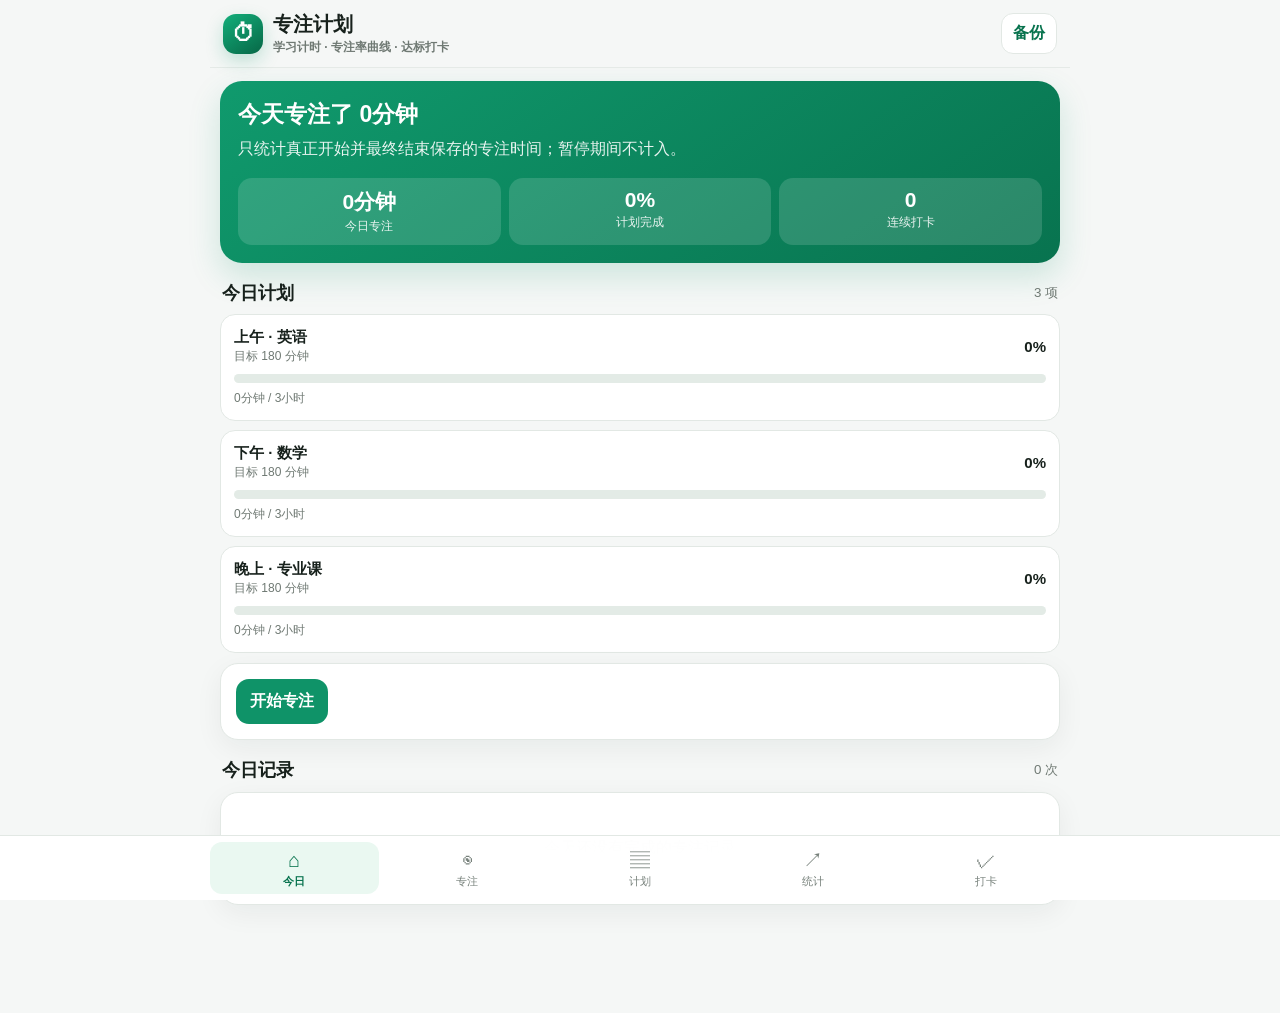
<file: index.html>
<!doctype html><html lang="zh-CN"><head><meta charset="utf-8"><meta name="viewport" content="width=device-width,initial-scale=1,viewport-fit=cover"><meta name="theme-color" content="#0f8f67"><link rel="manifest" href="./manifest.webmanifest"><meta name="mobile-web-app-capable" content="yes"><meta name="apple-mobile-web-app-capable" content="yes"><title>专注计划</title><style>body{margin:0;background:#f5f7f6;font-family:-apple-system,BlinkMacSystemFont,"Segoe UI","PingFang SC",sans-serif;color:#17211c}.box{min-height:100vh;display:grid;place-items:center;padding:24px}.card{background:#fff;border:1px solid #e2e8e4;border-radius:18px;padding:22px;text-align:center;max-width:360px;width:100%;box-sizing:border-box}.spin{width:32px;height:32px;border:4px solid #dce9e2;border-top-color:#0f9368;border-radius:50%;margin:0 auto 14px;animation:s .8s linear infinite}@keyframes s{to{transform:rotate(360deg)}}small{color:#6f7973}</style></head><body><div class="box"><div class="card"><div class="spin"></div><b>正在打开专注计划</b><br><small>首次加载可能需要几秒</small></div></div><script>(async()=>{try{const [a,b]=await Promise.all([fetch('./app1.txt',{cache:'no-store'}).then(r=>r.text()),fetch('./app2.txt',{cache:'no-store'}).then(r=>r.text())]);const u=Uint8Array.from(atob((a+b).trim()),c=>c.charCodeAt(0));if(!('DecompressionStream'in window))throw new Error('当前浏览器版本过旧，请使用最新版 Chrome、Edge 或夸克浏览器');const ds=new DecompressionStream('gzip');const html=await new Response(new Blob([u]).stream().pipeThrough(ds)).text();document.open();document.write(html);document.close()}catch(e){document.body.innerHTML='<div class="box"><div class="card"><b>加载失败</b><p><small>'+String(e.message||e)+'</small></p><p><small>请刷新页面，或换最新版浏览器打开。</small></p></div></div>'}})();</script></body></html>
</file>
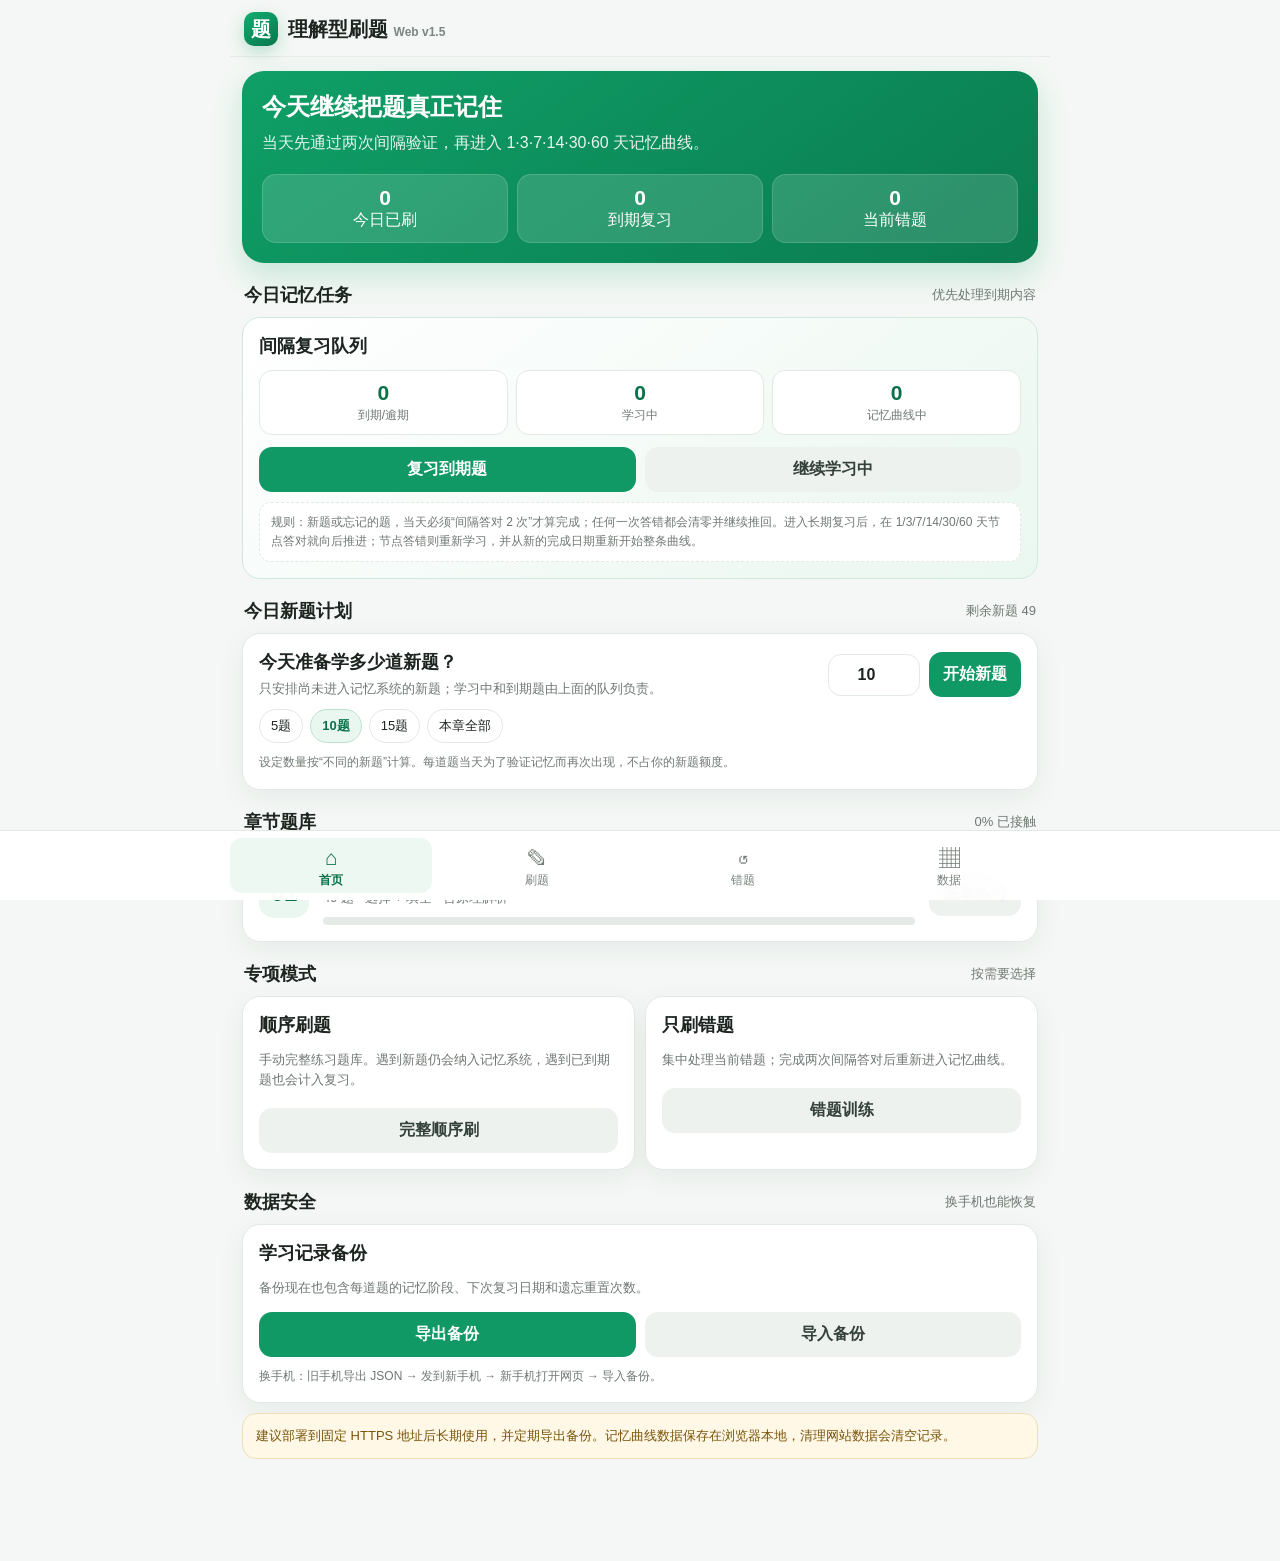
<file: quiz/index.html>
<!doctype html>
<html lang="zh-CN">
<head>
<meta charset="utf-8">
<meta name="viewport" content="width=device-width,initial-scale=1,viewport-fit=cover,user-scalable=no">
<meta name="theme-color" content="#0f9f67">
<link rel="manifest" href="./manifest.webmanifest">
<title>理解型刷题 · 固定网页版</title>
<style>
:root{
  --bg:#f4f7f5;--surface:#ffffff;--text:#1d2521;--muted:#6e7872;
  --line:#e2e9e5;--green:#109965;--green2:#0a7249;--green-soft:#eaf7f0;
  --red:#c94545;--red-soft:#fff0f0;--amber:#b77700;--amber-soft:#fff7e6;
  --shadow:0 8px 28px rgba(24,45,34,.06);
}
*{box-sizing:border-box;-webkit-tap-highlight-color:transparent}
html,body{margin:0;min-height:100%;background:var(--bg);color:var(--text);font-family:-apple-system,BlinkMacSystemFont,"Segoe UI","PingFang SC","Microsoft YaHei",sans-serif}
body{overscroll-behavior-y:none}
button,input{font:inherit}
button{cursor:pointer}
.app-shell{max-width:820px;margin:0 auto;min-height:100dvh;padding:env(safe-area-inset-top) 12px calc(84px + env(safe-area-inset-bottom))}
.topbar{position:sticky;top:0;z-index:20;margin:0 -12px;padding:12px 14px 10px;background:rgba(244,247,245,.94);backdrop-filter:blur(14px);border-bottom:1px solid rgba(226,233,229,.75)}
.toprow{display:flex;align-items:center;justify-content:space-between;gap:12px}
.brand{display:flex;align-items:center;gap:10px;font-size:20px;font-weight:800}
.logo{width:34px;height:34px;border-radius:10px;background:linear-gradient(145deg,#11ad71,#08764b);color:#fff;display:grid;place-items:center;font-weight:900;box-shadow:0 6px 16px rgba(16,153,101,.25)}
.top-action{border:0;background:var(--surface);padding:8px 11px;border-radius:11px;color:var(--green2);font-weight:700;box-shadow:var(--shadow)}
.content{padding:14px 0 18px}
.hero{background:linear-gradient(145deg,#0f9f67,#0b7c50);color:#fff;border-radius:22px;padding:20px;box-shadow:0 12px 30px rgba(15,159,103,.2)}
.hero h1{font-size:24px;margin:0 0 8px}
.hero p{margin:0;opacity:.9;line-height:1.55}
.hero-grid{display:grid;grid-template-columns:repeat(3,1fr);gap:9px;margin-top:18px}
.hero-stat{background:rgba(255,255,255,.14);border:1px solid rgba(255,255,255,.15);border-radius:14px;padding:11px 8px;text-align:center}
.hero-stat b{display:block;font-size:21px}
.section-title{display:flex;align-items:center;justify-content:space-between;margin:20px 2px 10px}
.section-title h2{font-size:18px;margin:0}
.section-title span{font-size:13px;color:var(--muted)}
.card{background:var(--surface);border:1px solid var(--line);border-radius:18px;padding:16px;box-shadow:var(--shadow)}
.chapter-card{display:flex;align-items:center;gap:14px}
.chapter-icon{width:50px;height:50px;border-radius:15px;background:var(--green-soft);color:var(--green2);display:grid;place-items:center;font-size:24px;font-weight:900;flex:0 0 auto}
.chapter-info{flex:1;min-width:0}
.chapter-info h3{margin:0 0 5px;font-size:17px}
.chapter-info p{margin:0;color:var(--muted);font-size:13px}
.progress{height:8px;border-radius:999px;background:#e4ebe7;overflow:hidden;margin-top:10px}
.progress>div{height:100%;background:var(--green);border-radius:999px}
.primary{border:0;background:var(--green);color:#fff;padding:12px 14px;border-radius:13px;font-weight:800}
.ghost{border:0;background:#eef2ef;color:#33413a;padding:12px 14px;border-radius:13px;font-weight:700}
.bottom-nav{position:fixed;z-index:30;left:0;right:0;bottom:0;background:rgba(255,255,255,.96);border-top:1px solid var(--line);backdrop-filter:blur(16px);padding:7px 10px calc(7px + env(safe-area-inset-bottom))}
.bottom-nav-inner{max-width:820px;margin:auto;display:grid;grid-template-columns:repeat(4,1fr);gap:4px}
.nav-btn{border:0;background:transparent;padding:7px 4px 4px;color:#758079;border-radius:12px;font-size:12px}
.nav-btn .ico{display:block;font-size:21px;line-height:1.2;margin-bottom:2px}
.nav-btn.active{background:#edf8f2;color:var(--green2);font-weight:800}
.qhead{display:flex;align-items:center;justify-content:space-between;gap:10px;margin-bottom:12px;color:var(--muted);font-size:13px}
.qtitle{font-size:20px;line-height:1.65;font-weight:750;margin:0 0 16px}
.options{display:grid;gap:10px}
.option{width:100%;border:1.5px solid var(--line);background:#fff;text-align:left;border-radius:15px;padding:14px 15px;line-height:1.5;font-size:16px}
.option.selected{border-color:var(--green);background:#f0faf5}
.option.correct{border-color:#158655;background:#eaf8f1}
.option.wrong{border-color:var(--red);background:var(--red-soft)}
.fill-row{display:flex;gap:8px}
.fill{flex:1;min-width:0;border:1.5px solid var(--line);border-radius:14px;padding:13px 14px;font-size:16px;outline:none;background:#fff}
.fill:focus{border-color:var(--green)}
.answer-banner{margin-top:15px;padding:14px;border-radius:14px;line-height:1.55}
.answer-banner.good{background:var(--green-soft);color:#0d6841}
.answer-banner.bad{background:var(--red-soft);color:#a53131}
.analysis{margin-top:14px;border-top:1px dashed #d6ded9;padding-top:10px}
.analysis h3{font-size:17px;margin:4px 0 10px}
.analysis-block{padding:13px 14px;border-radius:14px;margin:9px 0;line-height:1.68;font-size:15px}
.analysis-block b{display:block;margin-bottom:3px}
.analysis-block.principle{background:#eef8f3}
.analysis-block.why{background:#f5f7f6}
.analysis-block.mistake{background:#fff3ee}
.analysis-block.memory{background:var(--amber-soft)}
.qactions{display:flex;gap:9px;margin-top:15px}
.qactions button{flex:1}
.reinforce-note{margin-top:10px;color:var(--amber);font-size:13px}
.grid2{display:grid;grid-template-columns:1fr 1fr;gap:10px}
.metric{background:var(--surface);border:1px solid var(--line);border-radius:16px;padding:16px}
.metric b{display:block;font-size:26px;color:var(--green2);margin-bottom:4px}
.metric span{font-size:13px;color:var(--muted)}
.list{display:grid;gap:10px}
.wrong-card{background:#fff;border:1px solid var(--line);border-radius:16px;padding:14px}
.wrong-card h4{margin:0 0 7px;font-size:15px;line-height:1.5}
.tag{display:inline-block;font-size:12px;padding:4px 8px;border-radius:999px;background:#eef3f0;color:#536059}
.mini{font-size:13px;color:var(--muted);line-height:1.55}
.empty{text-align:center;padding:40px 18px;color:var(--muted)}
.install-tip{background:#fff8e6;border:1px solid #f0dfb5;border-radius:14px;padding:12px 13px;font-size:13px;line-height:1.55;color:#79530a;margin-top:10px}
.plan-row{display:flex;gap:9px;align-items:center;flex-wrap:wrap}
.plan-input{width:92px;border:1.5px solid var(--line);background:var(--surface);color:var(--text);border-radius:13px;padding:11px 12px;outline:none;text-align:center;font-weight:800}
.plan-input:focus{border-color:var(--green)}
.quick-counts{display:flex;gap:7px;flex-wrap:wrap;margin-top:10px}
.quick-counts button{border:1px solid var(--line);background:var(--surface);color:var(--text);border-radius:999px;padding:7px 11px;font-size:13px}
.quick-counts button.active{background:var(--green-soft);border-color:#bde3d0;color:var(--green2);font-weight:800}
.backup-actions{display:grid;grid-template-columns:1fr 1fr;gap:9px;margin-top:12px}
.backup-note{margin-top:10px;font-size:12px;line-height:1.65;color:var(--muted)}
.memory-card{border:1px solid #cfe9dc;background:linear-gradient(145deg,var(--surface),var(--green-soft));border-radius:18px;padding:16px}
.memory-grid{display:grid;grid-template-columns:repeat(3,1fr);gap:8px;margin-top:12px}
.memory-stat{background:var(--surface);border:1px solid var(--line);border-radius:13px;padding:10px 8px;text-align:center}
.memory-stat b{display:block;font-size:21px;color:var(--green2)}
.memory-stat span{font-size:12px;color:var(--muted)}
.memory-actions{display:grid;grid-template-columns:1fr 1fr;gap:9px;margin-top:12px}
.memory-hint{margin-top:10px;padding:10px 11px;border-radius:12px;background:var(--surface);border:1px dashed var(--line);font-size:12px;line-height:1.6;color:var(--muted)}
.status-pill{display:inline-block;padding:4px 8px;border-radius:999px;background:var(--green-soft);color:var(--green2);font-size:12px;font-weight:800}


.toast{position:fixed;left:50%;bottom:92px;transform:translateX(-50%) translateY(15px);background:#1f2924;color:#fff;border-radius:12px;padding:10px 14px;opacity:0;pointer-events:none;transition:.2s;z-index:100;font-size:13px}
.toast.show{opacity:1;transform:translateX(-50%) translateY(0)}
@media(max-width:520px){
  .app-shell{padding-left:9px;padding-right:9px}
  .topbar{margin-left:-9px;margin-right:-9px}
  .hero{padding:18px 16px;border-radius:19px}
  .hero h1{font-size:22px}
  .qtitle{font-size:18px}
  .analysis-block{font-size:14px}
}
@media(prefers-color-scheme:dark){
  :root{--bg:#111814;--surface:#18211c;--text:#eaf2ed;--muted:#9aa79f;--line:#2a3730;--green-soft:#173328;--red-soft:#351f1f;--amber-soft:#332a18;--shadow:none}
  .topbar{background:rgba(17,24,20,.94)}
  .option,.fill{background:#18211c;color:var(--text)}
  .ghost{background:#25312b;color:#d7e1db}
  .analysis-block.why{background:#202a25}
  .analysis-block.mistake{background:#321f1b}
  .bottom-nav{background:rgba(24,33,28,.97)}
}
</style>
</head>
<body>
<div id="app"></div>
<div id="toast" class="toast"></div>
<script>
window.__EMBEDDED_QUESTIONS__=[{"id": 1, "chapter": "第一章《绪论》", "type": "choice", "q": "基尔霍夫电压定律适用于对（ ）列电压方程。", "options": ["A. 回路", "B. 节点", "C. 支路", "D. 干路"], "answer": "A", "principle": "基尔霍夫电压定律（KVL）的研究对象是闭合回路。沿任意闭合回路绕行一周，各段电压的代数和恒为 0。", "why": "它本质上来自能量守恒：电荷沿闭合路径走一圈后回到原点，单位电荷的总能量变化必须为 0。", "mistake": "节点对应的是 KCL（基尔霍夫电流定律），不是 KVL。", "memory": "KVL 看回路，KCL 看节点。", "tag": "基尔霍夫定律"}, {"id": 2, "chapter": "第一章《绪论》", "type": "choice", "q": "理想变压器主要特性不包括（ ）。", "options": ["A. 变换电压", "B. 变换电流", "C. 变换功率", "D. 变换阻抗"], "answer": "C", "principle": "理想变压器可以按匝数比改变电压和电流，也可以把负载阻抗折算到原边。", "why": "理想情况下没有铜耗、铁耗等损耗，因此输入功率等于输出功率，即 P₁=P₂。它不是把功率变大或变小，而是电压、电流反向变化来保持功率不变。", "mistake": "看到“能变电压、能变电流”容易误以为功率也被变换。理想变压器只改变电压/电流比例，不改变总功率。", "memory": "理想变压器：U 变、I 变、R 变，P 不变。", "tag": "变压器"}, {"id": 3, "chapter": "第一章《绪论》", "type": "choice", "q": "正弦稳态电路中，R、L 和 C 串联，它们的电压有效值分别为 4V、3V 和 6V，则它们串联的总电压有效值为（ ）。", "options": ["A. 7V", "B. 1V", "C. 5V", "D. 13V"], "answer": "C", "principle": "RLC 串联交流电路中，U_R 与电流同相；U_L 超前电流 90°；U_C 滞后电流 90°。", "why": "所以 U_L 与 U_C 方向相反，先相减，再与 U_R 做直角合成：U = √[U_R² + (U_L-U_C)²] = √[4² + (3-6)²] = √25 = 5V。", "mistake": "不能直接 4+3+6=13V，因为交流电压存在相位关系，不能普通相加。", "memory": "RLC 串联总电压：先 L-C，再和 R 勾股。", "tag": "RLC"}, {"id": 4, "chapter": "第一章《绪论》", "type": "choice", "q": "对于一个具有 n 个节点、b 条支路的连通电路来说，可以列出独立的 KCL 方程的数目是（ ）。", "options": ["A. b−1", "B. n−1", "C. b−n+1", "D. b−n−1"], "answer": "B", "principle": "KCL 对每个节点都能列方程，但所有节点方程并不全部独立。", "why": "如果 n 个节点都列 KCL，最后一个节点方程能由前 n−1 个方程相加得到，所以独立方程只有 n−1 个。", "mistake": "b−n+1 是独立 KVL 回路数的常见表达式，不是独立 KCL 方程数。", "memory": "节点 n 个 → 独立 KCL：n−1 个。", "tag": "基尔霍夫定律"}, {"id": 5, "chapter": "第一章《绪论》", "type": "choice", "q": "在正弦稳态 RLC 串联电路发生谐振后，当 ω 增加时，电路呈现（ ）。", "options": ["A. 电阻性", "B. 电容性", "C. 电感性", "D. 无法确定"], "answer": "C", "principle": "RLC 串联电路的总电抗 X = X_L - X_C，其中 X_L=ωL，X_C=1/(ωC)。", "why": "谐振时 X_L=X_C。继续增大 ω 后，X_L 随 ω 增大，而 X_C 随 ω 增大反而减小，于是 X_L>X_C，总电抗为正，表现为电感性。", "mistake": "只记住“谐振时纯电阻”还不够；频率超过谐振点后会转为电感性，低于谐振点时则为电容性。", "memory": "串联 RLC：低频容性，高频感性，谐振纯阻性。", "tag": "RLC"}, {"id": 6, "chapter": "第一章《绪论》", "type": "choice", "q": "当实际电流源开路时，该电流源内部（ ）。", "options": ["A. 有电流，有功率损耗", "B. 无电流，无功率损耗", "C. 有电流，无功率损耗", "D. 无法确定"], "answer": "A", "principle": "实际电流源可近似看成理想电流源与内阻并联。", "why": "外部开路时，负载支路没有电流，但理想电流源产生的电流仍可在内部并联电阻中流动，因此内阻上有功率损耗。", "mistake": "“外部开路没有输出电流”不等于“电源内部没有电流”。要区分外部支路和内部等效支路。", "memory": "外面开路，里面不一定没电流。", "tag": "电源模型"}, {"id": 7, "chapter": "第一章《绪论》", "type": "choice", "q": "在换路瞬间，下列说法中正确的是（ ）。", "options": ["A. 电感电流不能跃变", "B. 电感电压必然跃变", "C. 电容电流必然跃变", "D. 无法确定"], "answer": "A", "principle": "换路定则：电感电流 i_L 在换路瞬间不能突变；电容电压 u_C 在换路瞬间不能突变。", "why": "若电感电流瞬间突变，由 u_L=L·di/dt 可知需要无穷大电压；若电容电压瞬间突变，由 i_C=C·du/dt 可知需要无穷大电流。真实电路无法提供这种无限量。", "mistake": "不能突变的是电感电流和电容电压，而不是电感电压、电容电流。", "memory": "电感保电流，电容保电压。", "tag": "换路定则"}, {"id": 8, "chapter": "第一章《绪论》", "type": "choice", "q": "换路定则的本质是遵循（ ）。", "options": ["A. 电荷守恒", "B. 电压守恒", "C. 电流守恒", "D. 能量守恒"], "answer": "D", "principle": "电感和电容都是储能元件：电感储磁场能，电容储电场能。", "why": "如果 i_L 或 u_C 在瞬间发生有限幅度突变，就意味着储能在零时间内发生有限变化，需要无限大的瞬时功率，这不符合实际物理过程。因此换路定则的物理本质与能量连续性、能量守恒相关。", "mistake": "很多人会把 KCL 的“电荷守恒”混到这里。换路定则重点是储能元件状态量不能无条件瞬变。", "memory": "换路看储能，储能不能凭空瞬变。", "tag": "换路定则"}, {"id": 9, "chapter": "第一章《绪论》", "type": "choice", "q": "为了从信号中提取高频部分，应选用（ ）。", "options": ["A. 低通滤波器", "B. 带通滤波器", "C. 高通滤波器", "D. 带阻滤波器"], "answer": "C", "principle": "高通滤波器允许高于截止频率的信号通过，抑制低频和直流成分。", "why": "题目明确要提取高频部分，因此最直接对应高通滤波器。", "mistake": "若题目说“只取某一个中间频段”，才更符合带通滤波器。", "memory": "取高频 → 高通；取低频 → 低通。", "tag": "滤波器"}, {"id": 10, "chapter": "第一章《绪论》", "type": "choice", "q": "为防止 50Hz 电网电压干扰混入信号之中，应选用（ ）。", "options": ["A. 低通滤波器", "B. 带通滤波器", "C. 高通滤波器", "D. 带阻滤波器"], "answer": "D", "principle": "带阻滤波器会压制某一段频率，而允许该频段两侧的信号通过。阻带很窄时又常称为陷波器。", "why": "50Hz 电网干扰是一个已知、固定附近频率的干扰，最典型的做法就是在 50Hz 附近设置带阻/陷波。", "mistake": "直接用高通或低通虽然也可能压掉 50Hz，但往往会同时损失一大片有用频率。", "memory": "去掉一个指定频率 → 带阻/陷波。", "tag": "滤波器"}, {"id": 11, "chapter": "第一章《绪论》", "type": "choice", "q": "为获取信号中的直流成分，应选用（ ）。", "options": ["A. 低通滤波器", "B. 带通滤波器", "C. 高通滤波器", "D. 带阻滤波器"], "answer": "A", "principle": "直流分量的频率就是 0Hz，属于最低频部分。", "why": "低通滤波器允许直流和低频通过，并抑制较高频率，因此适合保留直流分量。", "mistake": "高通滤波器恰恰会把直流成分滤掉。", "memory": "DC = 0Hz，所以要低通。", "tag": "滤波器"}, {"id": 12, "chapter": "第一章《绪论》", "type": "choice", "q": "收音机用于选台的滤波器应为（ ）。", "options": ["A. 低通滤波器", "B. 高通滤波器", "C. 带通滤波器", "D. 带阻滤波器"], "answer": "C", "principle": "不同电台占据不同的载波频率或频道频带。", "why": "选台就是从许多频率中挑出目标频率附近的一小段，同时压制其它频率，所以使用带通滤波器。", "mistake": "不是只保留所有高频或所有低频，而是只保留某一段。", "memory": "选一个频道 → 选一个频带 → 带通。", "tag": "滤波器"}, {"id": 13, "chapter": "第一章《绪论》", "type": "choice", "q": "下列关于滞回比较器的说法，不正确的是（ ）。", "options": ["A. 滞回比较器有两个门限电压", "B. 构成滞回比较器的集成运放工作在线性区", "C. 滞回比较器电路一定外加了正反馈", "D. 滞回比较器的输出电压只有两种可能，即正的最大值或负的最大值"], "answer": "B", "principle": "滞回比较器又叫施密特触发器，利用正反馈形成两个不同的翻转门限。", "why": "比较器工作时输出通常快速进入正饱和或负饱和，属于非线性工作状态，并非线性放大区。因此 B 错。", "mistake": "运放既可以做线性放大，也可以做比较器。只要做比较器，就通常不再满足线性区的虚短条件。", "memory": "滞回比较器：正反馈、双门限、输出饱和。", "tag": "比较器"}, {"id": 14, "chapter": "第一章《绪论》", "type": "fill", "q": "自然界的各种物理量必须首先经过 ______ 将非电量转换为电量，即 ______。", "answers": [["传感器"], ["电信号", "电量信号"]], "display_answer": "传感器；电信号", "principle": "测量系统不能直接处理温度、压力、位移、光强等许多非电物理量，通常先要将它们转换成可测量、可传输、可处理的电信号。", "why": "传感器负责完成这种“非电量 → 电量”的转换。例如光电探测器把光强转换成电流或电压。", "mistake": "这类基础填空通常标准答案是传感器。", "memory": "先传感，再处理。", "tag": "传感器"}, {"id": 15, "chapter": "第一章《绪论》", "type": "fill", "q": "信号在频域中表示的图形或曲线称为信号的 ______。", "answers": [["频谱"]], "display_answer": "频谱", "principle": "一个信号既可以从时间角度看，也可以从频率角度看。", "why": "把信号拆解成不同频率成分后，用频率作为横坐标表示其幅度或相位，就得到频谱。", "mistake": "波形通常指时域图；频谱才是频域图。", "memory": "时域看波形，频域看频谱。", "tag": "频谱"}, {"id": 16, "chapter": "第一章《绪论》", "type": "fill", "q": "通过傅立叶变换可以实现信号从 ______ 到频域的变换。", "answers": [["时域"]], "display_answer": "时域", "principle": "傅立叶变换是时域与频域之间最核心的数学桥梁之一。", "why": "输入一个随时间变化的信号 x(t)，傅立叶变换得到 X(ω)，从而看出信号中包含哪些频率以及各自的强弱和相位。", "mistake": "傅立叶正变换一般说时域到频域；逆傅立叶变换则是频域回到时域。", "memory": "FT：时 → 频；IFT：频 → 时。", "tag": "傅立叶变换"}, {"id": 17, "chapter": "第一章《绪论》", "type": "fill", "q": "各种信号各频率分量的 ______ 随角频率变化的分布，称为该信号的幅度频谱。", "answers": [["幅度", "振幅"]], "display_answer": "幅度", "principle": "傅立叶变换结果一般可以写成幅度 + 相位的形式。", "why": "其中各个频率分量的幅度 |X(ω)| 随 ω 的变化关系，就是幅度频谱。", "mistake": "不要把幅度频谱和相位频谱混淆；一个看大小，一个看相位角。", "memory": "幅度频谱看 |X(ω)|。", "tag": "频谱"}, {"id": 18, "chapter": "第一章《绪论》", "type": "fill", "q": "各种信号各频率分量的 ______ 随角频率变化的分布，称为该信号的相位频谱。", "answers": [["相位"]], "display_answer": "相位", "principle": "频域中的每一个频率成分除了有大小，还具有相位信息。", "why": "各频率分量的相位角 ∠X(ω) 随角频率 ω 的变化关系，就是相位频谱。", "mistake": "只看幅度频谱无法完整描述一般信号，相位信息也会影响时域波形。", "memory": "相位频谱看 ∠X(ω)。", "tag": "频谱"},{"id": 19, "chapter": "第一章《绪论》", "type": "fill", "q": "周期信号的频谱都由 ______、______以及______组成。", "answers": [["直流分量"], ["基波分量"], ["无穷多项高次谐波分量", "无穷多项高次谐波"]], "display_answer": "直流分量；基波分量；无穷多项高次谐波分量", "principle": "周期信号可用傅里叶级数分解为直流分量、基波分量以及各次谐波分量。", "why": "其中基波频率是原信号的基本频率，高次谐波频率为基波频率的整数倍。", "mistake": "不要把“基波”和“高次谐波”混为一谈。", "memory": "周期频谱：直流 + 基波 + 高次谐波。", "tag": "信号频谱"}, {"id": 20, "chapter": "第一章《绪论》", "type": "fill", "q": "在时间上和幅值上均是连续的信号 ______。", "answers": [["称为模拟信号", "模拟信号"]], "display_answer": "称为模拟信号", "principle": "时间连续、幅值连续是模拟信号的基本特征。", "why": "模拟信号在时间轴上连续取值，幅值也连续变化。", "mistake": "不要与数字信号混淆。", "memory": "时间连续 + 幅值连续 → 模拟信号。", "tag": "信号分类"}, {"id": 21, "chapter": "第一章《绪论》", "type": "fill", "q": "在时间上和幅值上均是离散的信号 ______。", "answers": [["称为数字信号", "数字信号"]], "display_answer": "称为数字信号", "principle": "时间离散、幅值离散是数字信号的典型特征。", "why": "数字系统通常以离散时刻和离散数值表示信息。", "mistake": "只时间离散而幅值连续的信号不属于这里所说的典型数字信号定义。", "memory": "时间离散 + 幅值离散 → 数字信号。", "tag": "信号分类"}, {"id": 22, "chapter": "第一章《绪论》", "type": "fill", "q": "放大电路分为 ______、______、______以及______四类。", "answers": [["电压放大电路"], ["电流放大电路"], ["互阻放大电路"], ["互导放大电路"]], "display_answer": "电压放大电路；电流放大电路；互阻放大电路；互导放大电路", "principle": "按输入输出信号的电压、电流关系，放大电路可分为四类基本模型。", "why": "分别对应电压→电压、电流→电流、电流→电压和电压→电流的变换关系。", "mistake": "互阻与互导的输入输出量方向容易记反。", "memory": "电压放大、电流放大、互阻、互导。", "tag": "放大电路"}, {"id": 23, "chapter": "第一章《绪论》", "type": "fill", "q": "______、______、______、______和______等主要性能指标是衡量放大电路的标准。", "answers": [["输入电阻"], ["输出电阻"], ["增益"], ["频率响应"], ["非线性失真"]], "display_answer": "输入电阻；输出电阻；增益；频率响应；非线性失真", "principle": "放大电路不能只看“放大多少”，还要考察输入输出特性、频率特性以及失真。", "why": "这些指标共同反映放大电路的信号传输、带负载和保真能力。", "mistake": "性能指标不只包括增益。", "memory": "输入、输出、增益、频响、失真。", "tag": "放大电路"}, {"id": 24, "chapter": "第一章《绪论》", "type": "fill", "q": "放大电路的增益实际上反映了______的能力。", "answers": [["电路在输入信号控制下，将供电电源能量转换为信号能量", "将供电电源能量转换为信号能量"]], "display_answer": "电路在输入信号控制下，将供电电源能量转换为信号能量", "principle": "放大并不是凭空产生能量，而是输入信号控制电路，把电源提供的能量转换到输出信号中。", "why": "因此增益反映的是能量转换能力，而不是简单的“制造能量”。", "mistake": "不要把放大理解成输出能量凭空增加。", "memory": "放大：小信号控制电源能量。", "tag": "放大电路"}, {"id": 25, "chapter": "第一章《绪论》", "type": "fill", "q": "放大电路的电压增益和电流增益在工程上常用“分贝”表示，其表达式分别是 ______、______。", "answers": [["20lg|Av|", "20lgAv", "20 lg|Av|", "20lg|A_v|"], ["20lg|Ai|", "20lgAi", "20 lg|Ai|", "20lg|A_i|"]], "display_answer": "20lg|Av|；20lg|Ai|（dB）", "principle": "电压增益和电流增益用分贝表示时采用20lg形式。", "why": "电压、电流属于幅值量，分贝表达式为20倍常用对数；功率增益则使用10lg。", "mistake": "不要把功率增益的10lg与电压、电流增益的20lg混淆。", "memory": "电压/电流：20lg；功率：10lg。", "tag": "增益与分贝"}, {"id": 26, "chapter": "第一章《绪论》", "type": "fill", "q": "放大电路的频率响应指的是，在输入正弦信号情况下，输出随______的稳态响应。", "answers": [["输入信号频率连续变化", "输入信号频率", "频率连续变化"]], "display_answer": "输入信号频率连续变化", "principle": "频率响应描述放大电路在不同输入频率下的稳态输出特性。", "why": "输入信号保持为正弦形式，只连续改变其频率，再观察输出如何变化。", "mistake": "频率响应不是单纯指某一个固定频率下的输出。", "memory": "改输入频率，看稳态输出。", "tag": "频率响应"}, {"id": 27, "chapter": "第一章《绪论》", "type": "fill", "q": "幅频响应是指______之间的关系。", "answers": [["电压增益的模与角频率", "电压增益模与角频率"]], "display_answer": "电压增益的模与角频率", "principle": "幅频响应关注增益幅值随角频率的变化。", "why": "对复数电压增益取模，得到幅值，再观察它随ω的变化。", "mistake": "相位随频率变化属于相频响应。", "memory": "幅频看大小，相频看相位。", "tag": "频率响应"}, {"id": 28, "chapter": "第一章《绪论》", "type": "fill", "q": "相频响应是指______之间的关系。", "answers": [["放大电路输出与输入正弦电压信号的相位差与角频率", "输出与输入正弦电压信号的相位差与角频率"]], "display_answer": "放大电路输出与输入正弦电压信号的相位差与角频率", "principle": "相频响应描述输出相对于输入的相位差随角频率的变化。", "why": "同一频率下，输入和输出可能存在相位超前或滞后；改变ω后观察这种相位差如何变化。", "mistake": "不要把相位差和幅值变化混在一起。", "memory": "相频看相位差随ω。", "tag": "频率响应"}, {"id": 29, "chapter": "第一章《绪论》", "type": "truefalse", "q": "在一阶电路中，时间常数的大小不影响电路过渡过程持续的时间。", "options": ["A. 对", "B. 错"], "answer": "B", "display_answer": "错", "principle": "一阶电路的时间常数τ直接决定过渡过程快慢。τ越大，达到稳态所需时间通常越长。", "why": "时间常数不是只影响幅值，它还决定过渡过程的时间尺度。", "mistake": "时间常数不是只影响幅值，它还决定过渡过程的时间尺度。", "memory": "τ大 → 变化慢；τ小 → 变化快。", "tag": "一阶电路"}, {"id": 30, "chapter": "第一章《绪论》", "type": "truefalse", "q": "三要素法可以计算一阶电路中各处的电压和电流。", "options": ["A. 对", "B. 错"], "answer": "A", "display_answer": "对", "principle": "三要素法通过初始值、最终值和时间常数描述一阶电路响应。", "why": "只要电路可等效为一阶动态电路，就可用三要素法求相关响应。", "mistake": "只要电路可等效为一阶动态电路，就可用三要素法求相关响应。", "memory": "三要素：初始值、最终值、时间常数。", "tag": "一阶电路"}, {"id": 31, "chapter": "第一章《绪论》", "type": "truefalse", "q": "当两个线圈的耦合系数等于1时为全耦合。", "options": ["A. 对", "B. 错"], "answer": "A", "display_answer": "对", "principle": "耦合系数k反映两个线圈磁耦合程度，k=1表示理想全耦合。", "why": "此时一个线圈产生的磁通全部链过另一个线圈。", "mistake": "此时一个线圈产生的磁通全部链过另一个线圈。", "memory": "k=1 → 全耦合。", "tag": "耦合电路"}, {"id": 32, "chapter": "第一章《绪论》", "type": "truefalse", "q": "无源线性二端口无论是否对称，Z参数中只有2个参数是独立的。", "options": ["A. 对", "B. 错"], "answer": "B", "display_answer": "错", "principle": "一般线性二端口的Z参数有4个参数；只有在满足互易、对称等附加条件时才可能减少独立参数。", "why": "题目说“无论是否对称”过于绝对。", "mistake": "题目说“无论是否对称”过于绝对。", "memory": "一般二端口：4参数；附加条件才减少。", "tag": "二端口网络"}, {"id": 33, "chapter": "第一章《绪论》", "type": "truefalse", "q": "非正弦周期量的有效值等于它各次谐波有效值之和。", "options": ["A. 对", "B. 错"], "answer": "B", "display_answer": "错", "principle": "非正弦周期量的有效值应按各谐波有效值的平方和开方计算，而不是直接相加。", "why": "不同谐波正交，不能把有效值直接做算术加法。", "mistake": "不同谐波正交，不能把有效值直接做算术加法。", "memory": "有效值：平方和开方。", "tag": "非正弦周期量"}, {"id": 34, "chapter": "第一章《绪论》", "type": "truefalse", "q": "对称三相电路中，线电压与相电压相等。", "options": ["A. 对", "B. 错"], "answer": "B", "display_answer": "错", "principle": "对称三相系统中，线电压与相电压的幅值通常相差√3，且存在30°相位差。", "why": "不要把线量和相量直接等同。", "mistake": "不要把线量和相量直接等同。", "memory": "Y接：线电压=√3相电压。", "tag": "三相电路"}, {"id": 35, "chapter": "第一章《绪论》", "type": "truefalse", "q": "空心变压器副边如接感性负载，则反映到原边的引入电抗一定呈容性。", "options": ["A. 对", "B. 错"], "answer": "B", "display_answer": "错", "principle": "感性负载反映到原边仍表现为相应的感性性质，不会因为反映就必然变成容性。", "why": "反射阻抗会按匝数比折算，性质不会无故从感性变为容性。", "mistake": "反射阻抗会按匝数比折算，性质不会无故从感性变为容性。", "memory": "感性负载 → 反射仍为感性。", "tag": "变压器"}, {"id": 36, "chapter": "第一章《绪论》", "type": "truefalse", "q": "叠加定理只适用于线性电路求电压和电流，不适用于求功率。", "options": ["A. 对", "B. 错"], "answer": "A", "display_answer": "对", "principle": "叠加定理适用于线性电路中的电压和电流响应，功率与电压、电流的平方有关，一般不能直接叠加。", "why": "不能把各独立源单独作用得到的功率直接相加。", "mistake": "不能把各独立源单独作用得到的功率直接相加。", "memory": "叠加：电压、电流可叠加；功率不能直接叠加。", "tag": "叠加定理"}, {"id": 37, "chapter": "第一章《绪论》", "type": "truefalse", "q": "网络函数仅与网络的结构和参数有关，与激励的函数形式无关。", "options": ["A. 对", "B. 错"], "answer": "A", "display_answer": "对", "principle": "在线性时不变网络中，网络函数由网络结构和参数决定，而与具体激励信号形式无关。", "why": "激励决定输出的具体波形，但网络函数本身是系统特性。", "mistake": "激励决定输出的具体波形，但网络函数本身是系统特性。", "memory": "网络函数看系统，不看具体激励。", "tag": "网络函数"}, {"id": 38, "chapter": "第一章《绪论》", "type": "truefalse", "q": "当两互感线圈的电流同时流出同名端时，两个电流所产生的磁场是互相削弱的。", "options": ["A. 对", "B. 错"], "answer": "B", "display_answer": "错", "principle": "两个电流同时流出同名端时，其磁场作用属于助磁关系，而不是削弱。", "why": "判断互感正负和助磁/反磁要结合同名端与电流方向。", "mistake": "判断互感正负和助磁/反磁要结合同名端与电流方向。", "memory": "同名端：同进或同出 → 助磁。", "tag": "互感"}, {"id": 39, "chapter": "第一章《绪论》", "type": "truefalse", "q": "有效值、角频率和初相位称为正弦量的三要素。", "options": ["A. 对", "B. 错"], "answer": "B", "display_answer": "错", "principle": "正弦量的三要素通常是最大值（或有效值）、角频率和初相位。题目把有效值列入三要素在有些教材表述中可成立，但本题按题库语境需结合原教材定义。", "why": "如果教材把幅值用有效值表示，则需特别注意题库的原始定义。", "mistake": "如果教材把幅值用有效值表示，则需特别注意题库的原始定义。", "memory": "三要素核心：幅值、角频率、初相位。", "tag": "正弦量"}, {"id": 40, "chapter": "第一章《绪论》", "type": "truefalse", "q": "电压、电流的参考方向可任意指定，指定的参考方向不同，不影响问题最后的结论。", "options": ["A. 对", "B. 错"], "answer": "A", "display_answer": "对", "principle": "参考方向是分析电路时人为规定的正方向。只要整个计算过程保持一致，改变参考方向只会改变符号表示。", "why": "参考方向改变后，相关量的正负号会相应变化，但物理结论不变。", "mistake": "参考方向改变后，相关量的正负号会相应变化，但物理结论不变。", "memory": "参考方向可任意选，但必须前后一致。", "tag": "参考方向"}, {"id": 41, "chapter": "第一章《绪论》", "type": "truefalse", "q": "在使用节点电压法对电路做分析时，与电流源串联的电阻不计入自电导或互电导。", "options": ["A. 对", "B. 错"], "answer": "A", "display_answer": "对", "principle": "理想电流源串联电阻时，外部端口电流由理想电流源确定，串联电阻不参与节点导纳关系。", "why": "节点电压法建立的是节点电流与节点电压之间的导纳关系。", "mistake": "节点电压法建立的是节点电流与节点电压之间的导纳关系。", "memory": "理想电流源串联电阻：节点导纳计算中不计该电阻。", "tag": "节点电压法"}, {"id": 42, "chapter": "第一章《绪论》", "type": "truefalse", "q": "一个实际的电感线圈，在任何情况下呈现的电特性都是感性的。", "options": ["A. 对", "B. 错"], "answer": "B", "display_answer": "错", "principle": "实际线圈存在寄生电容等因素，在一定高频条件下可能呈现容性。", "why": "实际器件不是理想电感，频率升高后寄生参数会影响性质。", "mistake": "实际器件不是理想电感，频率升高后寄生参数会影响性质。", "memory": "实际电感：低频偏感性，高频可能转为容性。", "tag": "实际电感"}, {"id": 43, "chapter": "第一章《绪论》", "type": "truefalse", "q": "某感性负载，电压的初相位一定小于电流的初相位，即U滞后于I。", "options": ["A. 对", "B. 错"], "answer": "B", "display_answer": "错", "principle": "感性负载中电压超前电流，理想电感中电压超前电流90°。", "why": "“感性”对应U领先I，而不是U滞后I。", "mistake": "“感性”对应U领先I，而不是U滞后I。", "memory": "感性：U超前I。", "tag": "正弦交流电路"}, {"id": 44, "chapter": "第一章《绪论》", "type": "truefalse", "q": "中线的作用就是使不对称Y接负载的端电压保持对称。", "options": ["A. 对", "B. 错"], "answer": "A", "display_answer": "对", "principle": "三相四线制中，中线可以提供不对称负载的零序电流通路，使各相端电压保持对称。", "why": "不对称Y接负载没有可靠中性点时，各相端电压可能发生偏移。", "mistake": "不对称Y接负载没有可靠中性点时，各相端电压可能发生偏移。", "memory": "中线：稳定不对称Y接负载的相电压。", "tag": "三相电路"}, {"id": 45, "chapter": "第一章《绪论》", "type": "truefalse", "q": "负载作星形连接时，必有线电流等于相电流。", "options": ["A. 对", "B. 错"], "answer": "A", "display_answer": "对", "principle": "星形连接中，每条线与对应相负载串联，因此线电流就是相电流。", "why": "这是星形连接电流关系的基本特点。", "mistake": "这是星形连接电流关系的基本特点。", "memory": "Y接：I线=I相。", "tag": "三相电路"}, {"id": 46, "chapter": "第一章《绪论》", "type": "truefalse", "q": "两个串联互感线圈的感应电压极性，取决于电流流向，与同名端无关。", "options": ["A. 对", "B. 错"], "answer": "B", "display_answer": "错", "principle": "互感电压极性不仅与电流变化方向有关，还必须根据同名端判断正负。", "why": "忽略同名端会导致互感项正负号判断错误。", "mistake": "忽略同名端会导致互感项正负号判断错误。", "memory": "互感极性：电流方向 + 同名端共同决定。", "tag": "互感"}, {"id": 47, "chapter": "第一章《绪论》", "type": "truefalse", "q": "不同频率的电压和电流不能构成平均功率，也不能构成瞬时功率。", "options": ["A. 对", "B. 错"], "answer": "B", "display_answer": "错", "principle": "任意时刻电压和电流都可以相乘得到瞬时功率p(t)=u(t)i(t)。不同频率信号的平均功率还要结合具体波形和平均区间判断。", "why": "不能因为频率不同就否定瞬时功率的定义。", "mistake": "不能因为频率不同就否定瞬时功率的定义。", "memory": "瞬时功率永远看p(t)=u(t)i(t)。", "tag": "功率"}, {"id": 48, "chapter": "第一章《绪论》", "type": "truefalse", "q": "网络函数分母部分多项式等于零的根，称为网络函数的极点，它恰好为网络的固有频率。", "options": ["A. 对", "B. 错"], "answer": "A", "display_answer": "对", "principle": "网络函数的极点是其分母多项式的根，并与系统的自然响应、固有模态密切相关。", "why": "零点来自分子，极点来自分母。", "mistake": "零点来自分子，极点来自分母。", "memory": "分母根 → 极点。", "tag": "网络函数"}, {"id": 49, "chapter": "第一章《绪论》", "type": "truefalse", "q": "网络函数的原函数即为该电路的单位冲激响应。", "options": ["A. 对", "B. 错"], "answer": "A", "display_answer": "对", "principle": "在线性时不变网络的零初始条件下，网络函数与单位冲激响应的拉普拉斯变换互为对应关系。", "why": "网络函数是冲激响应的拉普拉斯变换，反变换可得到冲激响应。", "mistake": "网络函数是冲激响应的拉普拉斯变换，反变换可得到冲激响应。", "memory": "H(s) ↔ h(t)，反变换得到冲激响应。", "tag": "网络函数"}];
</script>
<script>
const APP_VERSION = "1.3.0";
const STORE_KEY = "undergrad_quiz_pwa_v1";
const app = document.getElementById("app");
const toastEl = document.getElementById("toast");
let questions = [];
let deferredPrompt = null;
let view = "home";
let practice = null;

function defaultState(){
  return {
    answers:{},
    stats:{total:0,correct:0},
    wrongIds:[],
    masteredIds:[],
    history:[],
    lastQuestionId:null,
    dailyCount:10,
    memory:{},
    dayLogs:{},
    checkins:{},
    studySecondsByDay:{},
    studyDayStartHour:4,
    dataVersion:2,
    lastSavedAt:null
  };
}
function loadState(){
  try{return {...defaultState(), ...(JSON.parse(localStorage.getItem(STORE_KEY)||"{}"))};}
  catch(e){return defaultState();}
}
let state = loadState();
function save(){state.lastSavedAt=Date.now();localStorage.setItem(STORE_KEY, JSON.stringify(state));}
function toast(msg){
  toastEl.textContent=msg;toastEl.classList.add("show");
  setTimeout(()=>toastEl.classList.remove("show"),1600);
}
function nav(active){
  return `<div class="bottom-nav"><div class="bottom-nav-inner">
    ${[
      ["home","⌂","首页"],["practice","✎","刷题"],["wrong","↺","错题"],["stats","▦","数据"]
    ].map(([k,i,t])=>`<button class="nav-btn ${active===k?'active':''}" onclick="go('${k}')"><span class="ico">${i}</span>${t}</button>`).join("")}
  </div></div>`;
}
function shell(content, active="home", action=""){
  return `<div class="app-shell">
    <div class="topbar"><div class="toprow">
      <div class="brand"><div class="logo">题</div><span>理解型刷题 <small style="font-size:12px;color:#7b8780;font-weight:600">Web v1.5</small></span></div>
      ${action}
    </div></div>
    <main class="content">${content}</main>${nav(active)}
  </div>`;
}
function accuracy(){
  return state.stats.total ? Math.round(state.stats.correct/state.stats.total*100) : 0;
}
function chapterProgress(){
  const done = questions.filter(q=>state.answers[q.id]).length;
  return Math.round(done/questions.length*100)||0;
}

const REVIEW_DAYS=[1,3,7,14,30,60];
const DAY_MS=24*60*60*1000;

function todayKey(ts=Date.now()){
  const d=new Date(ts);
  const y=d.getFullYear(),m=String(d.getMonth()+1).padStart(2,"0"),day=String(d.getDate()).padStart(2,"0");
  return `${y}-${m}-${day}`;
}
function startOfDay(ts=Date.now()){
  const d=new Date(ts);d.setHours(0,0,0,0);return d.getTime();
}
function addDaysFrom(ts,days){return startOfDay(ts)+days*DAY_MS;}
function formatDay(ts){
  if(!ts)return "—";
  const d=new Date(ts);return `${d.getMonth()+1}月${d.getDate()}日`;
}
function memoryFor(id){
  if(!state.memory || typeof state.memory!=="object")state.memory={};
  return state.memory[id]||null;
}
function ensureLearningMemory(id){
  if(!state.memory || typeof state.memory!=="object")state.memory={};
  if(!state.memory[id])state.memory[id]={phase:"learning",todayPasses:0,learningDay:todayKey(),cycleStart:null,stage:0,dueTs:null,lapses:0};
  return state.memory[id];
}
function migrateMemory(){
  let changed=false;
  if(!state.memory || typeof state.memory!=="object"){state.memory={};changed=true;}
  (state.wrongIds||[]).forEach(id=>{
    if(!state.memory[id]){
      state.memory[id]={phase:"learning",todayPasses:0,learningDay:todayKey(),cycleStart:null,stage:0,dueTs:null,lapses:0};
      changed=true;
    }
  });
  if(changed)save();
}
function todayUniqueDone(){
  const k=todayKey();
  return new Set(state.history.filter(h=>todayKey(h.ts)===k).map(h=>h.id)).size;
}
function learningIds(){
  return questions.filter(q=>memoryFor(q.id)?.phase==="learning").map(q=>q.id);
}
function dueReviewIds(){
  const now=Date.now();
  return questions.filter(q=>{
    const m=memoryFor(q.id);
    return m?.phase==="review" && m.dueTs && m.dueTs<=now;
  }).map(q=>q.id);
}
function activeReviewCount(){
  return questions.filter(q=>memoryFor(q.id)?.phase==="review").length;
}
function longTermMasteredCount(){
  return questions.filter(q=>memoryFor(q.id)?.phase==="mastered").length;
}
function newQuestionIdsInOrder(){
  let base=[...questions],start=0;
  if(state.lastQuestionId){
    const i=base.findIndex(q=>q.id===state.lastQuestionId);
    if(i>=0)start=(i+1)%base.length;
  }
  const ordered=base.slice(start).concat(base.slice(0,start));
  return ordered.filter(q=>!memoryFor(q.id)).map(q=>q.id);
}
function setDailyCount(n){
  n=Math.max(1,Math.min(999,parseInt(n)||10));
  state.dailyCount=n;save();
  const el=document.getElementById("dailyCount");
  if(el)el.value=n;
  document.querySelectorAll(".quick-counts button").forEach(b=>b.classList.toggle("active",Number(b.dataset.n)===n));
}
function startDaily(){
  const el=document.getElementById("dailyCount");
  const n=Math.max(1,Math.min(questions.length,parseInt(el?.value||state.dailyCount||10)||10));
  state.dailyCount=n;save();
  startPractice("daily",n);
}
function startDueReview(){startPractice("review");}
function startLearningQueue(){startPractice("learning");}
function exportBackup(){
  const payload={app:"理解型刷题",version:APP_VERSION,exportedAt:new Date().toISOString(),storeKey:STORE_KEY,state};
  const blob=new Blob([JSON.stringify(payload,null,2)],{type:"application/json;charset=utf-8"});
  const url=URL.createObjectURL(blob);
  const a=document.createElement("a");
  const d=new Date();
  const stamp=`${d.getFullYear()}${String(d.getMonth()+1).padStart(2,"0")}${String(d.getDate()).padStart(2,"0")}`;
  a.href=url;a.download=`理解型刷题_备份_${stamp}.json`;a.click();
  setTimeout(()=>URL.revokeObjectURL(url),500);
  toast("备份已导出");
}
function importBackup(){
  const input=document.createElement("input");
  input.type="file";input.accept=".json,application/json";
  input.onchange=async()=>{
    const file=input.files?.[0];if(!file)return;
    try{
      const obj=JSON.parse(await file.text());
      const incoming=obj?.state||obj;
      if(!incoming || typeof incoming!=="object" || !incoming.stats)throw new Error("不是有效的刷题备份");
      if(!confirm("导入会覆盖当前手机上的学习记录，确定继续吗？"))return;
      state={...defaultState(),...incoming};
      state.answers=state.answers||{};
      state.wrongIds=Array.isArray(state.wrongIds)?state.wrongIds:[];
      state.masteredIds=Array.isArray(state.masteredIds)?state.masteredIds:[];
      state.history=Array.isArray(state.history)?state.history:[];
      state.memory=(state.memory&&typeof state.memory==="object")?state.memory:{};
      migrateMemory();save();toast("备份导入成功");home();
    }catch(e){alert("导入失败："+(e.message||"文件格式不正确"));}
  };
  input.click();
}

function home(){
  const wrongCount=state.wrongIds.length;
  const installBtn = deferredPrompt ? `<button class="top-action" onclick="installApp()">安装APP</button>` : "";
  const todayDone=todayUniqueDone();
  const dailyCount=Math.max(1,Math.min(questions.length,state.dailyCount||10));
  const due=dueReviewIds().length;
  const learning=learningIds().length;
  const active=activeReviewCount();
  const mature=longTermMasteredCount();
  const newCount=newQuestionIdsInOrder().length;
  app.innerHTML=shell(`
    <section class="hero">
      <h1>今天继续把题真正记住</h1>
      <p>当天先通过两次间隔验证，再进入 1·3·7·14·30·60 天记忆曲线。</p>
      <div class="hero-grid">
        <div class="hero-stat"><b>${todayDone}</b><span>今日已刷</span></div>
        <div class="hero-stat"><b>${due}</b><span>到期复习</span></div>
        <div class="hero-stat"><b>${wrongCount}</b><span>当前错题</span></div>
      </div>
    </section>

    <div class="section-title"><h2>今日记忆任务</h2><span>优先处理到期内容</span></div>
    <div class="memory-card">
      <b style="font-size:18px">间隔复习队列</b>
      <div class="memory-grid">
        <div class="memory-stat"><b>${due}</b><span>到期/逾期</span></div>
        <div class="memory-stat"><b>${learning}</b><span>学习中</span></div>
        <div class="memory-stat"><b>${active+mature}</b><span>记忆曲线中</span></div>
      </div>
      <div class="memory-actions">
        <button class="primary" onclick="startDueReview()" ${due?"":"disabled"}>复习到期题 ${due?`(${due})`:""}</button>
        <button class="ghost" onclick="startLearningQueue()" ${learning?"":"disabled"}>继续学习中 ${learning?`(${learning})`:""}</button>
      </div>
      <div class="memory-hint">规则：新题或忘记的题，当天必须“间隔答对 2 次”才算完成；任何一次答错都会清零并继续推回。进入长期复习后，在 1/3/7/14/30/60 天节点答对就向后推进；节点答错则重新学习，并从新的完成日期重新开始整条曲线。</div>
    </div>

    <div class="section-title"><h2>今日新题计划</h2><span>剩余新题 ${newCount}</span></div>
    <div class="card">
      <div class="plan-row">
        <div style="flex:1;min-width:180px">
          <b style="font-size:18px">今天准备学多少道新题？</b>
          <p class="mini" style="margin:5px 0 0">只安排尚未进入记忆系统的新题；学习中和到期题由上面的队列负责。</p>
        </div>
        <input id="dailyCount" class="plan-input" type="number" min="1" max="${Math.max(1,questions.length)}" value="${dailyCount}" onchange="setDailyCount(this.value)">
        <button class="primary" onclick="startDaily()" ${newCount?"":"disabled"}>开始新题</button>
      </div>
      <div class="quick-counts">
        ${[5,10,15,questions.length].filter((n,i,a)=>n<=questions.length&&a.indexOf(n)===i).map(n=>`<button data-n="${n}" class="${n===dailyCount?'active':''}" onclick="setDailyCount(${n})">${n===questions.length?'本章全部':n+'题'}</button>`).join("")}
      </div>
      <div class="backup-note">设定数量按“不同的新题”计算。每道题当天为了验证记忆而再次出现，不占你的新题额度。</div>
    </div>

    <div class="section-title"><h2>章节题库</h2><span>${chapterProgress()}% 已接触</span></div>
    <div class="card chapter-card">
      <div class="chapter-icon">01</div>
      <div class="chapter-info">
        <h3>第一章《绪论》</h3>
        <p>${questions.length} 题 · 选择 + 填空 · 含原理解析</p>
        <div class="progress"><div style="width:${chapterProgress()}%"></div></div>
      </div>
      <button class="ghost" onclick="startPractice('continue')">整章练习</button>
    </div>

    <div class="section-title"><h2>专项模式</h2><span>按需要选择</span></div>
    <div class="grid2">
      <div class="card">
        <b style="font-size:18px">顺序刷题</b>
        <p class="mini">手动完整练习题库。遇到新题仍会纳入记忆系统，遇到已到期题也会计入复习。</p>
        <button class="ghost" style="width:100%;margin-top:5px" onclick="startPractice('normal')">完整顺序刷</button>
      </div>
      <div class="card">
        <b style="font-size:18px">只刷错题</b>
        <p class="mini">集中处理当前错题；完成两次间隔答对后重新进入记忆曲线。</p>
        <button class="ghost" style="width:100%;margin-top:5px" onclick="startPractice('wrong')">错题训练</button>
      </div>
    </div>

    <div class="section-title"><h2>数据安全</h2><span>换手机也能恢复</span></div>
    <div class="card">
      <b style="font-size:18px">学习记录备份</b>
      <p class="mini">备份现在也包含每道题的记忆阶段、下次复习日期和遗忘重置次数。</p>
      <div class="backup-actions">
        <button class="primary" onclick="exportBackup()">导出备份</button>
        <button class="ghost" onclick="importBackup()">导入备份</button>
      </div>
      <div class="backup-note">换手机：旧手机导出 JSON → 发到新手机 → 新手机打开网页 → 导入备份。</div>
    </div>

    ${!deferredPrompt?`<div class="install-tip">建议部署到固定 HTTPS 地址后长期使用，并定期导出备份。记忆曲线数据保存在浏览器本地，清理网站数据会清空记录。</div>`:""}
  `,"home",installBtn);
}
function startPractice(mode,limit=null){
  let ids=[];
  if(mode==="review"){
    ids=dueReviewIds();
    if(!ids.length){toast("今天没有到期复习题");return;}
  }else if(mode==="learning"){
    ids=learningIds();
    if(!ids.length){toast("目前没有学习中的题");return;}
  }else if(mode==="wrong"){
    ids=questions.filter(q=>state.wrongIds.includes(q.id)).map(q=>q.id);
    if(!ids.length){toast("现在没有错题");return;}
  }else if(mode==="daily"){
    ids=newQuestionIdsInOrder();
    if(!ids.length){toast("当前没有新题，先完成复习任务");return;}
    const n=Math.max(1,Math.min(ids.length,parseInt(limit)||state.dailyCount||10));
    ids=ids.slice(0,n);
    if(n<(parseInt(limit)||state.dailyCount||10))toast(`当前只剩 ${n} 道新题`);
  }else{
    let base=[...questions],start=0;
    if(mode==="continue" && state.lastQuestionId){
      const i=base.findIndex(q=>q.id===state.lastQuestionId);
      if(i>=0)start=(i+1)%base.length;
    }
    const ordered=base.slice(start).concat(base.slice(0,start));
    ids=ordered.map(q=>q.id);
  }
  practice={queue:ids,pos:0,currentAnswer:"",done:false,correct:false,mode,plannedCount:ids.length,feedback:""};
  view="practice";renderPractice();
}
function go(v){
  view=v;
  if(v==="home")home();
  if(v==="practice"){
    if(!practice) startPractice("continue"); else renderPractice();
  }
  if(v==="wrong")wrongView();
  if(v==="stats")statsView();
}
function getQ(){return questions.find(q=>q.id===practice.queue[practice.pos]);}
function normalize(s){return (s||"").trim().replace(/\s+/g,"").replace(/[，,；;]/g,";")}
function fillCorrect(q,v){
  if(q.display_answer && normalize(v)===normalize(q.display_answer)) return true;
  const p=normalize(v).split(";").filter(Boolean);
  if(q.answers.length===1)return q.answers[0].some(a=>normalize(a)===normalize(v));
  if(p.length!==q.answers.length)return false;
  return q.answers.every((g,i)=>g.some(a=>normalize(a)===normalize(p[i])));
}
function isCorrect(q,v){return (q.type==="choice"||q.type==="truefalse")?v===q.answer:fillCorrect(q,v)}
function answerText(q){return (q.type==="choice"||q.type==="truefalse")?(q.options.find(o=>o[0]===q.answer)||q.answer):q.display_answer}
function enqueueAgain(id,offset){
  if(!practice)return;
  const future=practice.queue.slice(practice.pos+1);
  if(future.includes(id))return;
  const at=Math.min(practice.pos+1+offset,practice.queue.length);
  practice.queue.splice(at,0,id);
}
function completeLearning(q,m){
  const now=Date.now();
  const wasWrong=state.wrongIds.includes(q.id);
  m.phase="review";
  m.todayPasses=2;
  m.learningDay=todayKey();
  m.cycleStart=now;
  m.stage=0;
  m.dueTs=addDaysFrom(now,REVIEW_DAYS[0]);
  m.lastDailyComplete=todayKey();
  state.wrongIds=state.wrongIds.filter(id=>id!==q.id);
  if(wasWrong && !state.masteredIds.includes(q.id))state.masteredIds.push(q.id);
  practice.feedback=`今日学习完成 ✓ 已进入记忆曲线；下次复习：${formatDay(m.dueTs)}（第 1 天）。`;
}
function resetToLearning(q,m){
  m.phase="learning";
  m.todayPasses=0;
  m.learningDay=todayKey();
  m.cycleStart=null;
  m.stage=0;
  m.dueTs=null;
  m.lapses=(m.lapses||0)+1;
  if(!state.wrongIds.includes(q.id))state.wrongIds.push(q.id);
  enqueueAgain(q.id,4);
  practice.feedback="这次忘记了：记忆曲线已重置。题目会再次推回；今天重新完成 2 次间隔答对后，再从第 1 天开始。";
}
function advanceReview(q,m){
  const now=Date.now();
  let next=m.stage+1;
  // 若复习明显逾期，跳过已经过去的检查点，找到下一个仍在未来的节点。
  while(next<REVIEW_DAYS.length && addDaysFrom(m.cycleStart,REVIEW_DAYS[next])<=now)next++;
  if(next>=REVIEW_DAYS.length){
    m.phase="mastered";m.stage=REVIEW_DAYS.length;m.dueTs=null;
    practice.feedback="本轮长期记忆节点全部通过 ✓ 已完成 1·3·7·14·30·60 天复习。";
  }else{
    m.stage=next;
    m.dueTs=addDaysFrom(m.cycleStart,REVIEW_DAYS[next]);
    practice.feedback=`复习通过 ✓ 下一节点：${formatDay(m.dueTs)}（第 ${REVIEW_DAYS[next]} 天）。`;
  }
}
function recordAnswer(q,value,correct){
  state.stats.total++;
  if(correct)state.stats.correct++;
  const prev=state.answers[q.id]||{};
  state.answers[q.id]={...prev,value,correct,ts:Date.now(),streak:correct?(prev.streak||0)+1:0};
  state.history.unshift({id:q.id,correct,ts:Date.now()});
  state.history=state.history.slice(0,500);
  let m=memoryFor(q.id);

  if(m?.phase==="review"){
    const isDue=!!(m.dueTs && m.dueTs<=Date.now());
    if(!correct){
      resetToLearning(q,m);
    }else if(isDue){
      advanceReview(q,m);
    }else{
      practice.feedback=`回答正确。正式复习日仍是 ${formatDay(m.dueTs)}，本次额外练习不会提前推进记忆曲线。`;
    }
  }else if(m?.phase==="mastered"){
    if(!correct)resetToLearning(q,m);
    else practice.feedback="回答正确 ✓ 这道题已完成长期记忆周期。";
  }else{
    m=m||ensureLearningMemory(q.id);
    if(m.learningDay!==todayKey()){
      m.learningDay=todayKey();m.todayPasses=0;
    }
    if(!correct){
      m.todayPasses=0;
      if(!state.wrongIds.includes(q.id))state.wrongIds.push(q.id);
      enqueueAgain(q.id,4);
      practice.feedback="回答错误：今日掌握计数已清零，稍后会再次出现。";
    }else{
      m.phase="learning";
      m.todayPasses=(m.todayPasses||0)+1;
      if(m.todayPasses>=2){
        completeLearning(q,m);
      }else{
        enqueueAgain(q.id,8);
        practice.feedback="第一次间隔验证通过 ✓ 还需要再答对 1 次才算今日完成，稍后会再次出现。";
      }
    }
  }
  state.lastQuestionId=q.id;
  save();
}
function choose(k){
  if(practice.done)return;
  const q=getQ();
  practice.currentAnswer=k;
  practice.correct=isCorrect(q,k);
  practice.done=true;
  recordAnswer(q,k,practice.correct);
  renderPractice(true);
}
function submitFill(){
  if(practice.done)return;
  const el=document.getElementById("fill");
  const v=el?el.value:practice.currentAnswer;
  if(!normalize(v)){toast("先填写答案");return;}
  const q=getQ();
  practice.currentAnswer=v;
  practice.correct=isCorrect(q,v);
  practice.done=true;
  recordAnswer(q,v,practice.correct);
  renderPractice(true);
}
function nextQuestion(){
  if(practice.pos<practice.queue.length-1){
    practice.pos++;practice.done=false;practice.correct=false;practice.currentAnswer="";
    renderPractice();window.scrollTo({top:0,behavior:"smooth"});
  }else{
    toast("本轮完成");
    home();
  }
}
function prevQuestion(){
  if(practice.pos>0){
    practice.pos--;practice.done=false;practice.correct=false;practice.currentAnswer="";
    renderPractice();window.scrollTo({top:0,behavior:"smooth"});
  }
}
function renderPractice(scrollToAnalysis=false){
  const q=getQ();
  const done=practice.done;
  const progress=Math.round((practice.pos+1)/practice.queue.length*100);
  let input="";
  if(q.type==="choice"||q.type==="truefalse"){
    input=`<div class="options">${q.options.map(o=>{
      const k=o[0];let c="option";
      if(practice.currentAnswer===k)c+=" selected";
      if(done&&k===q.answer)c+=" correct";
      if(done&&practice.currentAnswer===k&&k!==q.answer)c+=" wrong";
      return `<button class="${c}" ${done?"disabled":""} onclick="choose('${k}')">${o}</button>`;
    }).join("")}</div>`;
  }else{
    input=`<div class="fill-row">
      <input id="fill" class="fill" placeholder="${q.id===14?'两空用分号隔开':'请输入答案'}" value="${practice.currentAnswer||""}" ${done?"disabled":""} oninput="practice.currentAnswer=this.value" onkeydown="if(event.key==='Enter')submitFill()">
      <button class="primary" ${done?"disabled":""} onclick="submitFill()">答题</button>
    </div>`;
  }
  let answer="";
  if(done){
    answer=`<div id="analysisStart" class="answer-banner ${practice.correct?'good':'bad'}">
      <b>${practice.correct?'✓ 回答正确':'✗ 回答错误'}</b><br>正确答案：<b>${answerText(q)}</b>
    </div>
    ${practice.feedback?`<div class="reinforce-note">${practice.feedback}</div>`:""}
    <div class="analysis">
      <h3>详细原理解析</h3>
      <div class="analysis-block principle"><b>① 核心原理</b>${q.principle}</div>
      <div class="analysis-block why"><b>② 为什么是这个答案</b>${q.why}</div>
      <div class="analysis-block mistake"><b>③ 易错点</b>${q.mistake}</div>
      <div class="analysis-block memory"><b>④ 快速记忆</b>${q.memory}</div>
    </div>`;
  }
  app.innerHTML=shell(`
    <div class="card">
      <div class="qhead"><span>${q.chapter} · ${q.type==="choice"?"单选题":q.type==="truefalse"?"判断题":"填空题"}${practice.mode==="daily"?" · 今日新题":practice.mode==="review"?" · 到期复习":practice.mode==="learning"?" · 学习中":""}</span><span>${practice.pos+1}/${practice.queue.length}</span></div>
      <div class="progress" style="margin-bottom:15px"><div style="width:${progress}%"></div></div>
      <h2 class="qtitle">${q.q}</h2>
      ${input}
      ${answer}
      <div class="qactions">
        <button class="ghost" onclick="prevQuestion()" ${practice.pos===0?"disabled":""}>上一题</button>
        <button class="${done?'primary':'ghost'}" onclick="nextQuestion()" ${practice.pos===practice.queue.length-1&&!done?"disabled":""}>${done?"我懂了，下一题":"下一题"}</button>
      </div>
    </div>
  `,"practice");
  if(scrollToAnalysis){
    setTimeout(()=>document.getElementById("analysisStart")?.scrollIntoView({behavior:"smooth",block:"start"}),80);
  }
}
function wrongView(){
  const list=questions.filter(q=>state.wrongIds.includes(q.id));
  app.innerHTML=shell(`
    <div class="section-title"><h2>错题本</h2><span>${list.length} 题</span></div>
    ${list.length?`<div class="list">${list.map(q=>`
      <div class="wrong-card">
        <span class="tag">${q.tag}</span>
        <h4>第 ${q.id} 题 · ${q.q}</h4>
        <div class="mini">${q.memory}</div>
      </div>`).join("")}</div>
      <button class="primary" style="width:100%;margin-top:14px" onclick="startPractice('wrong')">开始错题强化</button>`
      :`<div class="card empty">目前没有错题。连续两次答对一道错题后，它会自动移出错题本。</div>`}
  `,"wrong");
}
function statsView(){
  const mastered=state.masteredIds.length;
  const answered=Object.keys(state.answers).length;
  const due=dueReviewIds().length,learning=learningIds().length,active=activeReviewCount(),mature=longTermMasteredCount();
  const tagMap={};
  questions.forEach(q=>{
    const a=state.answers[q.id];
    if(!tagMap[q.tag])tagMap[q.tag]={total:0,correct:0};
    if(a){tagMap[q.tag].total++;if(a.correct)tagMap[q.tag].correct++;}
  });
  const tags=Object.entries(tagMap).filter(([k,v])=>v.total).sort((a,b)=>(a[1].correct/a[1].total)-(b[1].correct/b[1].total));
  app.innerHTML=shell(`
    <div class="grid2">
      <div class="metric"><b>${state.stats.total}</b><span>累计作答</span></div>
      <div class="metric"><b>${accuracy()}%</b><span>累计正确率</span></div>
      <div class="metric"><b>${answered}/${questions.length}</b><span>已接触题目</span></div>
      <div class="metric"><b>${mastered}</b><span>错题重新掌握</span></div>
    </div>
    <div class="section-title"><h2>记忆曲线状态</h2><span>1·3·7·14·30·60</span></div>
    <div class="memory-grid">
      <div class="memory-stat"><b>${due}</b><span>今日到期</span></div>
      <div class="memory-stat"><b>${learning}</b><span>学习中</span></div>
      <div class="memory-stat"><b>${active}</b><span>曲线进行中</span></div>
    </div>
    <div class="card" style="margin-top:10px"><b>长期周期完成：${mature} 题</b><p class="mini">复习节点答错会重新进入学习阶段，并从新的完成日期重新开始第 1 天。</p></div>
    <div class="section-title"><h2>知识点表现</h2><span>按当前记录</span></div>
    <div class="list">
      ${tags.length?tags.map(([tag,v])=>{
        const p=Math.round(v.correct/v.total*100);
        return `<div class="card"><div style="display:flex;justify-content:space-between"><b>${tag}</b><span class="mini">${p}%</span></div><div class="progress"><div style="width:${p}%"></div></div></div>`;
      }).join(""):`<div class="card empty">先完成几道题，这里会显示薄弱知识点。</div>`}
    </div>
    <div class="section-title"><h2>数据状态</h2><span>固定网页版</span></div>
    <div class="card"><b>当前记录：${Object.keys(state.memory||{}).length} 道题</b><p class="mini">最后保存：${state.lastSavedAt?new Date(state.lastSavedAt).toLocaleString():"尚未在固定网页保存"}<br>以后始终使用同一个网址，更新题库不会更换存储空间。</p></div>
    <div class="section-title"><h2>数据备份</h2><span>含记忆曲线进度</span></div>
    <div class="card">
      <div class="backup-actions">
        <button class="primary" onclick="exportBackup()">导出备份</button>
        <button class="ghost" onclick="importBackup()">导入备份</button>
      </div>
    </div>
    <button class="ghost" style="width:100%;margin-top:16px" onclick="resetData()">清空学习记录</button>
  `,"stats");
}
function resetData(){
  if(confirm("确定清空所有答题记录、错题、统计和记忆曲线进度吗？")){
    state=defaultState();save();toast("已清空");statsView();
  }
}
async function installApp(){
  if(!deferredPrompt){toast("请使用浏览器的“添加到主屏幕”");return;}
  deferredPrompt.prompt();
  await deferredPrompt.userChoice;
  deferredPrompt=null;
  home();
}
window.addEventListener("beforeinstallprompt",e=>{
  e.preventDefault();deferredPrompt=e;
  if(view==="home")home();
});
window.addEventListener("appinstalled",()=>{deferredPrompt=null;toast("已安装到桌面");});

async function init(){
  if(window.__EMBEDDED_QUESTIONS__){
    questions=window.__EMBEDDED_QUESTIONS__;
  }else{
    try{
      const r=await fetch("questions.json");
      questions=await r.json();
    }catch(e){
      app.innerHTML=`<div class="app-shell"><div class="card" style="margin-top:30px">题库加载失败。</div></div>`;
      return;
    }
  }
  migrateMemory();
  if(location.protocol!=="file:" && "serviceWorker" in navigator){
    navigator.serviceWorker.register("./sw.js").catch(()=>{});
  }
  home();
}
init();
</script>
</body>
</html>
</file>
